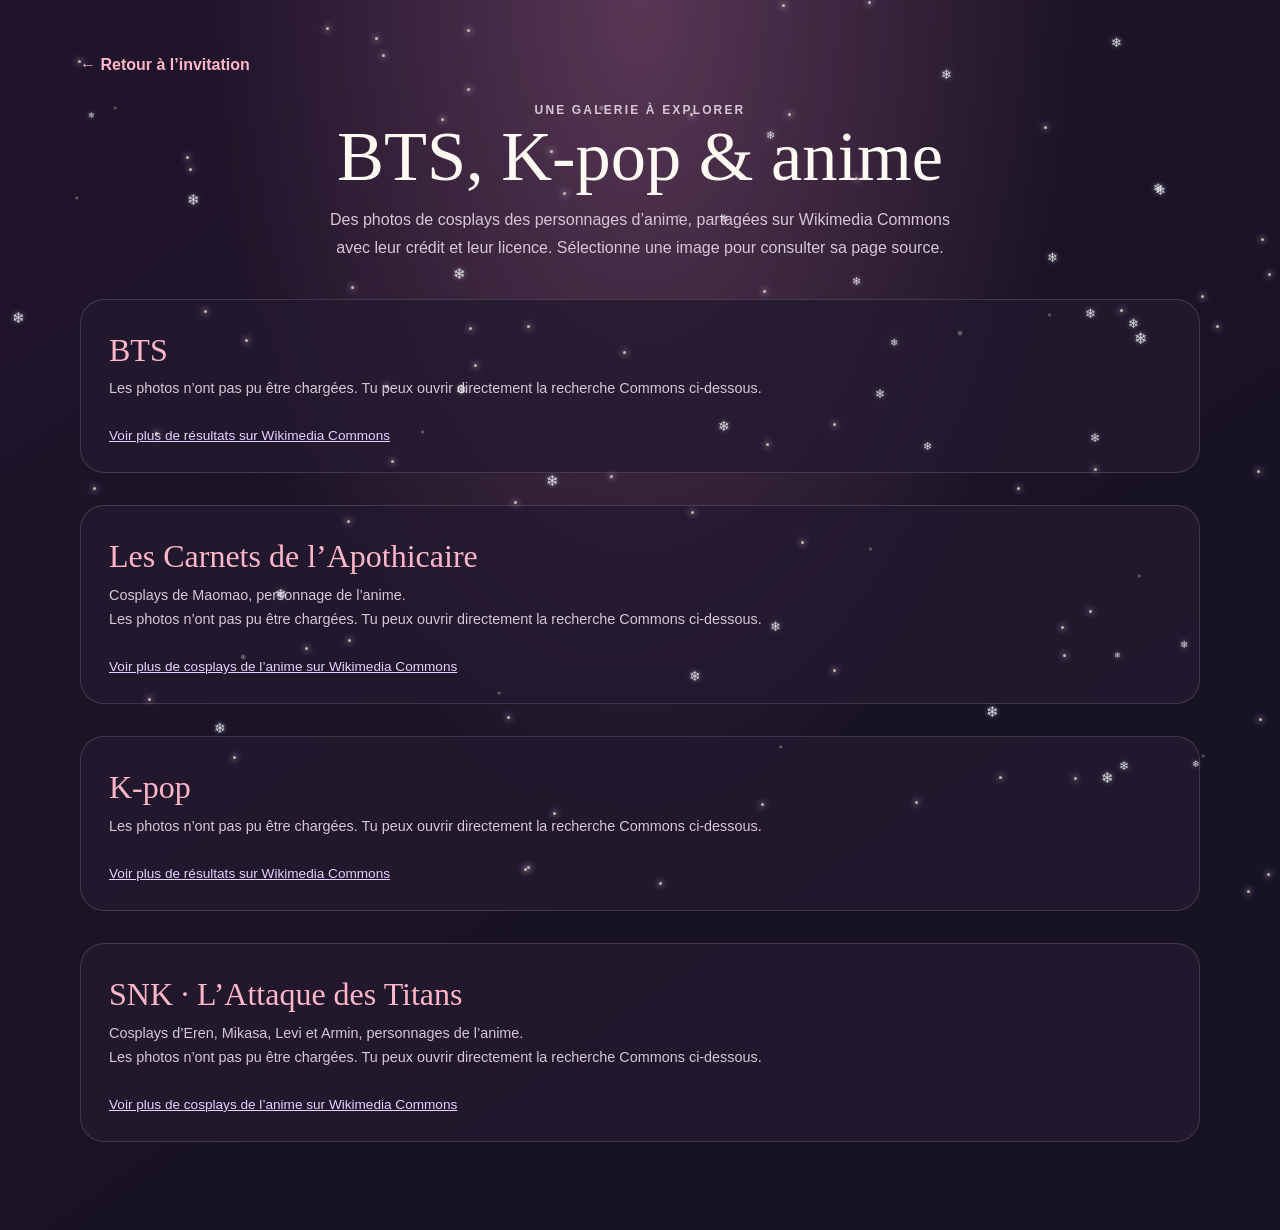
<file: gallery.html>
<!doctype html>
<html lang="fr">
  <head>
    <meta charset="utf-8">
    <meta name="viewport" content="width=device-width, initial-scale=1">
    <meta name="theme-color" content="#21142b">
    <meta
      name="description"
      content="Une galerie de photos BTS, K-pop, Les Carnets de l’Apothicaire et SNK."
    >
    <title>Galerie K-pop et anime</title>
    <link rel="stylesheet" href="style.css?v=11">
    <script src="starfield.js?v=3" defer></script>
    <script src="gallery.js?v=3" defer></script>
  </head>
  <body>
    <div class="starfield" data-starfield aria-hidden="true"></div>
    <main class="gallery-page">
      <div class="gallery-shell">
        <a class="gallery-back" href="index.html">← Retour à l’invitation</a>
        <header class="gallery-heading">
          <p class="eyebrow">Une galerie à explorer</p>
          <h1>BTS, K-pop &amp; anime</h1>
          <p>
            Des photos de cosplays des personnages d’anime, partagées sur
            Wikimedia Commons avec leur crédit et leur licence. Sélectionne
            une image pour consulter sa page source.
          </p>
        </header>

        <section class="gallery-category" data-query="BTS South Korean band" aria-labelledby="gallery-bts">
          <h2 id="gallery-bts">BTS</h2>
          <p class="gallery-status" data-status role="status">Chargement des images…</p>
          <div class="photo-grid" data-photo-grid></div>
          <a class="gallery-search" data-search-link target="_blank" rel="noopener noreferrer">
            Voir plus de résultats sur Wikimedia Commons
          </a>
        </section>

        <section class="gallery-category" data-query="Maomao anime cosplay" data-category-filter="Cosplay of Maomao" aria-labelledby="gallery-apothecary">
          <h2 id="gallery-apothecary">Les Carnets de l’Apothicaire</h2>
          <p class="gallery-description">Cosplays de Maomao, personnage de l’anime.</p>
          <p class="gallery-status" data-status role="status">Chargement des images…</p>
          <div class="photo-grid" data-photo-grid></div>
          <a class="gallery-search" data-search-link target="_blank" rel="noopener noreferrer">
            Voir plus de cosplays de l’anime sur Wikimedia Commons
          </a>
        </section>

        <section class="gallery-category" data-query="K-pop Korean pop music" aria-labelledby="gallery-kpop">
          <h2 id="gallery-kpop">K-pop</h2>
          <p class="gallery-status" data-status role="status">Chargement des images…</p>
          <div class="photo-grid" data-photo-grid></div>
          <a class="gallery-search" data-search-link target="_blank" rel="noopener noreferrer">
            Voir plus de résultats sur Wikimedia Commons
          </a>
        </section>

        <section class="gallery-category" data-query="Attack on Titan cosplay anime" data-category-filter="Cosplay of (Eren Yeager|Mikasa Ackerman|Levi Ackerman|Armin Arlert)" aria-labelledby="gallery-snk">
          <h2 id="gallery-snk">SNK · L’Attaque des Titans</h2>
          <p class="gallery-description">Cosplays d’Eren, Mikasa, Levi et Armin, personnages de l’anime.</p>
          <p class="gallery-status" data-status role="status">Chargement des images…</p>
          <div class="photo-grid" data-photo-grid></div>
          <a class="gallery-search" data-search-link target="_blank" rel="noopener noreferrer">
            Voir plus de cosplays de l’anime sur Wikimedia Commons
          </a>
        </section>
      </div>
    </main>
  </body>
</html>
</file>
<file: style.css>
:root {
  color-scheme: dark;
  font-family: "Segoe UI", "Trebuchet MS", sans-serif;
  font-synthesis: none;
  text-rendering: optimizeLegibility;
  --ink: #fff9f3;
  --muted: #d7c6d8;
  --rose: #ffb6c8;
  --lilac: #d8c0ff;
  --plum: #21142b;
}

@keyframes star-fall {
  0% {
    opacity: 0;
    transform: translate3d(0, -4px, 0);
  }
  12% {
    opacity: 0.75;
  }
  50% {
    opacity: 0.3;
  }
  88% {
    opacity: 0.7;
  }
  100% {
    opacity: 0;
    transform: translate3d(var(--star-drift), 102vh, 0);
  }
}

@keyframes starfield-fallback-fall {
  to {
    transform: translateY(100vh);
  }
}

@keyframes snow-fall {
  0% {
    opacity: 0;
    transform: translate3d(0, -8vh, 0) rotate(0deg);
  }
  12% {
    opacity: 0.85;
  }
  88% {
    opacity: 0.75;
  }
  100% {
    opacity: 0;
    transform: translate3d(var(--snow-drift), 105vh, 0) rotate(360deg);
  }
}

@keyframes snowfield-fallback-fall {
  to {
    transform: translate3d(12px, 100vh, 0);
  }
}

@keyframes celebration-scene {
  0% {
    opacity: 1;
    transform: scale(0.65) rotate(-7deg);
  }
  15% {
    opacity: 1;
    transform: scale(1.08) rotate(2deg);
  }
  25%,
  76% {
    opacity: 1;
    transform: scale(1) rotate(0);
  }
  100% {
    opacity: 0;
    transform: scale(1.1) rotate(5deg);
  }
}

@keyframes no-twerk {
  0%,
  100% {
    transform: translateY(0) rotate(0);
  }
  30% {
    transform: translateY(-4px) rotate(5deg);
  }
  65% {
    transform: translateY(2px) rotate(-5deg);
  }
}

@keyframes running-step {
  to {
    transform: rotate(34deg) translateY(-2px);
  }
}

@keyframes runner-arm-swing {
  to {
    transform: rotate(34deg);
  }
}

@keyframes runner-leg-swing {
  to {
    transform: rotate(28deg);
  }
}

@keyframes dancer-bob {
  0%,
  100% {
    transform: translateY(4px) rotateY(-12deg) rotateZ(-3deg);
  }
  50% {
    transform: translateY(-8px) rotateY(14deg) rotateZ(4deg);
  }
}

@keyframes dancer-arm-left {
  0%,
  100% {
    transform: rotate(-28deg) translateZ(10px);
  }
  50% {
    transform: rotate(-94deg) translateZ(18px);
  }
}

@keyframes dancer-arm-right {
  0%,
  100% {
    transform: rotate(28deg) translateZ(10px);
  }
  50% {
    transform: rotate(94deg) translateZ(18px);
  }
}

@keyframes dancer-leg-left {
  0%,
  100% {
    transform: rotate(16deg) translateZ(8px);
  }
  50% {
    transform: rotate(-28deg) translateZ(14px);
  }
}

@keyframes dancer-leg-right {
  0%,
  100% {
    transform: rotate(-16deg) translateZ(8px);
  }
  50% {
    transform: rotate(28deg) translateZ(14px);
  }
}

@keyframes dancer-shadow {
  0%,
  100% {
    transform: scaleX(0.82);
    opacity: 0.28;
  }
  50% {
    transform: scaleX(1.08);
    opacity: 0.5;
  }
}

* {
  box-sizing: border-box;
}

body {
  min-width: 320px;
  min-height: 100vh;
  margin: 0;
  color: var(--ink);
  background:
    radial-gradient(ellipse at 50% 0%, #593754 0, transparent 48%),
    linear-gradient(145deg, #21142b, #171323 70%);
}

button {
  font: inherit;
}

.page {
  position: relative;
  display: grid;
  min-height: 100vh;
  place-items: center;
  overflow-x: clip;
  overflow-y: visible;
  padding: 48px 20px;
  isolation: isolate;
}

.starfield {
  position: fixed;
  z-index: 40;
  inset: 0;
  overflow: hidden;
  pointer-events: none;
}

.starfield::before,
.starfield::after {
  position: absolute;
  inset: 0;
  background-repeat: repeat-y;
  background-size: 100% 100vh;
  content: "";
  pointer-events: none;
}

.starfield::before {
  background-image:
    radial-gradient(2px 2px at 9% 12%, #fff4d6 55%, transparent 100%),
    radial-gradient(2px 2px at 24% 43%, #fff4d6 55%, transparent 100%),
    radial-gradient(2px 2px at 39% 77%, #fff4d6 55%, transparent 100%),
    radial-gradient(2px 2px at 53% 24%, #fff4d6 55%, transparent 100%),
    radial-gradient(2px 2px at 68% 61%, #fff4d6 55%, transparent 100%),
    radial-gradient(2px 2px at 82% 35%, #fff4d6 55%, transparent 100%),
    radial-gradient(2px 2px at 94% 84%, #fff4d6 55%, transparent 100%);
  opacity: 0.28;
  animation: starfield-fallback-fall 36s linear infinite;
}

.starfield::after {
  background-image:
    radial-gradient(2px 2px at 6% 22%, #ffffff 55%, transparent 100%),
    radial-gradient(3px 3px at 19% 73%, #ffffff 55%, transparent 100%),
    radial-gradient(2px 2px at 33% 48%, #ffffff 55%, transparent 100%),
    radial-gradient(3px 3px at 47% 12%, #ffffff 55%, transparent 100%),
    radial-gradient(2px 2px at 61% 83%, #ffffff 55%, transparent 100%),
    radial-gradient(3px 3px at 75% 37%, #ffffff 55%, transparent 100%),
    radial-gradient(2px 2px at 89% 64%, #ffffff 55%, transparent 100%);
  opacity: 0.28;
  animation: snowfield-fallback-fall 28s linear infinite;
}

.falling-star {
  position: absolute;
  top: var(--star-static-top, -4px);
  left: var(--star-left);
  width: 3px;
  height: 3px;
  border-radius: 50%;
  background: #fff4d6;
  box-shadow: 0 0 6px 1px #e6d5ffcc;
  opacity: 0.72;
  pointer-events: none;
  animation: star-fall var(--star-duration) linear var(--star-delay) infinite;
  will-change: transform, opacity;
}

.falling-snowflake {
  position: absolute;
  top: var(--snow-static-top, -8px);
  left: var(--snow-left);
  color: #fff;
  font-size: var(--snow-size);
  line-height: 1;
  opacity: 0.8;
  pointer-events: none;
  text-shadow: 0 0 5px #dceaffaa;
  animation: snow-fall var(--snow-duration) linear var(--snow-delay) infinite;
  will-change: transform, opacity;
}

.ambient {
  position: absolute;
  z-index: -1;
  width: 340px;
  aspect-ratio: 1;
  border-radius: 50%;
  filter: blur(2px);
  pointer-events: none;
}

.ambient-one {
  top: 5%;
  left: -180px;
  background: radial-gradient(circle, #dc7aa433, transparent 70%);
}

.ambient-two {
  right: -190px;
  bottom: 3%;
  background: radial-gradient(circle, #9973df35, transparent 70%);
}

.sparkles {
  position: absolute;
  inset: 5% 0 auto;
  color: #ffe6ad99;
  text-align: center;
  letter-spacing: 2rem;
  pointer-events: none;
}

.invitation {
  width: min(100%, 780px);
  padding: clamp(24px, 6vw, 56px);
  border: 1px solid #ffffff24;
  border-radius: 30px;
  background: linear-gradient(145deg, #35243ddf, #241a30ed);
  box-shadow: 0 28px 90px #09071180, inset 0 1px #ffffff18;
  text-align: center;
  backdrop-filter: blur(14px);
}

.eyebrow,
.question-kicker {
  color: var(--rose);
  font-size: 0.75rem;
  font-weight: 700;
  letter-spacing: 0.18em;
  text-transform: uppercase;
}

.eyebrow {
  margin: 0 0 14px;
}

h1 {
  margin: 0;
  font-family: Georgia, "Times New Roman", serif;
  font-size: clamp(2.4rem, 8vw, 4.4rem);
  font-weight: 500;
  line-height: 1.05;
}

.name {
  display: block;
  color: var(--rose);
  font-style: italic;
}

.title-sparkle {
  display: inline-block;
  color: #ffdf97;
  font-family: sans-serif;
  font-size: 1.1rem;
  vertical-align: top;
}

.birthday-message {
  max-width: 540px;
  margin: 20px auto 28px;
  color: var(--muted);
  font-size: clamp(0.98rem, 2.8vw, 1.1rem);
  line-height: 1.75;
}

.gallery {
  display: grid;
  grid-template-columns: 1.35fr 1fr 1fr;
  gap: 12px;
  height: 190px;
  margin: 0 auto 30px;
}

.photo-link {
  display: block;
  min-width: 0;
  height: 100%;
  border-radius: 18px;
}

.photo-link:focus-visible {
  outline: 3px solid #ffe6ad;
  outline-offset: 4px;
}

.photo {
  position: relative;
  min-width: 0;
  height: 100%;
  margin: 0;
  overflow: hidden;
  border: 1px solid #ffffff2c;
  border-radius: 18px;
  background: linear-gradient(145deg, #855477, #382d55 65%, #d58e9a);
}

.photo::after {
  position: absolute;
  inset: 30% 0 0;
  background: linear-gradient(transparent, #100c19c9);
  content: "";
  pointer-events: none;
}

.photo img {
  width: 100%;
  height: 100%;
  object-fit: cover;
}

.photo figcaption {
  position: absolute;
  z-index: 1;
  right: 8px;
  bottom: 10px;
  left: 8px;
  color: #fff8f1;
  font-size: 0.72rem;
  font-weight: 600;
  text-shadow: 0 1px 5px #000;
}

.question-card {
  padding: clamp(18px, 4vw, 28px);
  border: 1px solid #f8d7e72e;
  border-radius: 22px;
  background: #160f21a6;
}

.question-kicker {
  margin: 0 0 12px;
  letter-spacing: 0.08em;
}

.question-kicker span {
  font-size: 1.2rem;
}

h2 {
  max-width: 570px;
  margin: 0 auto;
  font-family: Georgia, "Times New Roman", serif;
  font-size: clamp(1.3rem, 4.4vw, 1.8rem);
  font-weight: 500;
  line-height: 1.4;
}

.date {
  color: var(--rose);
  font-style: italic;
}

.hint {
  margin: 12px 0 0;
  color: #cbbbd0;
  font-size: 0.85rem;
}

.choices {
  position: relative;
  display: flex;
  flex-wrap: wrap;
  gap: 12px;
  min-height: 132px;
  align-items: center;
  justify-content: center;
  margin: 8px auto 0;
  touch-action: manipulation;
}

.button {
  min-height: 48px;
  border: 0;
  border-radius: 999px;
  cursor: pointer;
  font-size: 0.95rem;
  font-weight: 700;
  -webkit-tap-highlight-color: transparent;
}

.button-yes {
  position: relative;
  z-index: 1;
  padding: 0 22px;
  color: #301b2c;
  background: linear-gradient(110deg, #ffd0d5, #ffb5c7 58%, #e5c4ff);
  box-shadow: 0 5px 22px #ef8daf3d;
}

.button-yes:hover {
  box-shadow: 0 8px 26px #ef8daf66;
}

.button-yes span {
  margin-left: 5px;
}

.button-no {
  position: relative;
  overflow: visible;
  padding: 0 22px;
  color: var(--ink);
  border: 1px solid #ffffff49;
  background: #ffffff12;
}

.button-no.is-running {
  position: absolute;
  z-index: 2;
  transition:
    left 360ms cubic-bezier(0.12, 0.78, 0.28, 1),
    top 360ms cubic-bezier(0.12, 0.78, 0.28, 1);
}

.button-no.is-twerking {
  animation: no-twerk 520ms ease-out 1;
}

.no-runner {
  position: absolute;
  z-index: 3;
  top: calc(100% + 2px);
  left: 50%;
  width: 44px;
  height: 52px;
  visibility: hidden;
  opacity: 0;
  transform: translate(-50%, -4px);
  pointer-events: none;
  transition:
    opacity 180ms ease,
    transform 180ms ease,
    visibility 0s linear 180ms;
}

.no-runner.is-visible {
  visibility: visible;
  opacity: 1;
  transform: translate(-50%, 0);
  transition-delay: 0s;
}

.runner-head {
  position: absolute;
  top: 0;
  left: 15px;
  width: 14px;
  height: 14px;
  border: 1px solid #68404f;
  border-radius: 50%;
  background: #ffc9a9;
  box-shadow: inset 0 3px #56344d;
}

.runner-torso {
  position: absolute;
  top: 13px;
  left: 12px;
  width: 20px;
  height: 17px;
  border: 1px solid #ffe4ef;
  border-radius: 8px 8px 5px 5px;
  background: linear-gradient(135deg, #ffb6c8, #a777c5);
}

.runner-arm,
.runner-leg {
  position: absolute;
  width: 4px;
  border-radius: 4px;
  transform-origin: top center;
  animation: runner-arm-swing 160ms ease-in-out infinite alternate;
}

.runner-arm {
  top: 15px;
  height: 14px;
  background: #ffc9a9;
}

.runner-arm-left {
  left: 9px;
  transform: rotate(28deg);
}

.runner-arm-right {
  right: 9px;
  transform: rotate(-28deg);
  animation-direction: alternate-reverse;
}

.runner-leg {
  top: 28px;
  height: 18px;
  background: #d7c6d8;
  animation-name: runner-leg-swing;
}

.runner-leg::after {
  position: absolute;
  right: -3px;
  bottom: 0;
  width: 7px;
  height: 3px;
  border-radius: 4px;
  background: var(--ink);
  content: "";
}

.runner-leg-left {
  left: 16px;
}

.runner-leg-right {
  left: 25px;
  animation-direction: alternate-reverse;
}

.button-no:hover {
  background: #ffffff20;
}

.button-no:focus-visible,
.button-yes:focus-visible {
  outline: 3px solid #ffe6ad;
  outline-offset: 4px;
}

.celebration-overlay {
  position: fixed;
  z-index: 30;
  inset: 0;
  display: grid;
  place-items: center;
  padding: 24px;
  background:
    radial-gradient(circle at 50% 45%, #6f416dcc, #180f24e8 70%),
    #180f24c9;
  opacity: 0;
  pointer-events: none;
  transition: opacity 450ms ease;
}

.celebration-overlay[hidden] {
  display: none;
}

.celebration-overlay.is-visible {
  opacity: 1;
}

.celebration-scene {
  width: min(440px, 100%);
  padding: clamp(24px, 7vw, 48px);
  border: 1px solid #ffffff45;
  border-radius: 28px;
  background: linear-gradient(145deg, #432c50ed, #21172eeb);
  box-shadow: 0 24px 80px #080610a6, inset 0 1px #ffffff30;
  text-align: center;
  opacity: 1;
}

.dance-stage {
  position: relative;
  width: 180px;
  height: 170px;
  margin: 0 auto 6px;
  perspective: 700px;
}

.dance-figure {
  position: absolute;
  inset: 0;
  transform-style: preserve-3d;
  animation: dancer-bob 760ms ease-in-out infinite;
}

.dance-head {
  position: absolute;
  z-index: 4;
  top: 2px;
  left: 67px;
  width: 46px;
  height: 46px;
  border: 2px solid #fff0d4;
  border-radius: 50%;
  background: radial-gradient(circle at 32% 28%, #fff0d4 0 6%, #ffc9a9 34%, #b97879 100%);
  box-shadow: inset -7px -5px 0 #7b445e40, 0 7px 15px #100a1d70;
  transform: translateZ(18px);
}

.dance-head::before,
.dance-head::after {
  position: absolute;
  content: "";
}

.dance-head::before {
  top: -3px;
  left: 0;
  width: 43px;
  height: 21px;
  border-radius: 50% 50% 35% 35%;
  background: linear-gradient(140deg, #34233d, #714566);
}

.dance-head::after {
  top: 22px;
  left: 13px;
  width: 4px;
  height: 4px;
  border-radius: 50%;
  background: #422939;
  box-shadow: 13px 0 #422939;
}

.dance-torso {
  position: absolute;
  z-index: 2;
  top: 44px;
  left: 61px;
  width: 58px;
  height: 54px;
  border: 2px solid #fff0e8;
  border-radius: 20px 20px 15px 15px;
  background: linear-gradient(135deg, #ffd0d5, #e4a9d2 52%, #a777c5);
  box-shadow: inset -8px -4px 0 #60406c35, 0 8px 18px #100a1d55;
  transform: translateZ(9px);
}

.dance-arm,
.dance-leg {
  position: absolute;
  border: 1px solid #fff0d4;
  border-radius: 999px;
  transform-style: preserve-3d;
  transform-origin: 50% 9px;
}

.dance-arm {
  z-index: 1;
  top: 49px;
  width: 17px;
  height: 58px;
  background: linear-gradient(90deg, #b97879, #ffc9a9 48%, #ffe0c4);
}

.dance-arm-left {
  left: 48px;
  animation: dancer-arm-left 760ms ease-in-out infinite;
}

.dance-arm-right {
  right: 48px;
  animation: dancer-arm-right 760ms ease-in-out infinite;
}

.dance-hand {
  position: absolute;
  bottom: -5px;
  left: 2px;
  width: 13px;
  height: 13px;
  border-radius: 50%;
  background: #ffc9a9;
  box-shadow: inset -2px -2px 0 #b9787940;
}

.dance-leg {
  z-index: 1;
  top: 91px;
  width: 21px;
  height: 48px;
  background: linear-gradient(90deg, #55385e, #a777c5 55%, #d7c6d8);
}

.dance-leg-left {
  left: 66px;
  animation: dancer-leg-left 760ms ease-in-out infinite;
}

.dance-leg-right {
  left: 93px;
  animation: dancer-leg-right 760ms ease-in-out infinite;
}

.dance-foot {
  position: absolute;
  right: -5px;
  bottom: -3px;
  width: 28px;
  height: 11px;
  border-radius: 8px 9px 5px 5px;
  background: linear-gradient(90deg, #fff2db, #e8c9ff);
}

.dance-shadow {
  position: absolute;
  right: 34px;
  bottom: 11px;
  left: 34px;
  height: 14px;
  border-radius: 50%;
  background: #100a1d;
  filter: blur(5px);
  animation: dancer-shadow 760ms ease-in-out infinite;
}

.celebration-scene.is-animating {
  animation: celebration-scene 1.8s ease-in-out both;
}

.celebration-icon {
  display: block;
  font-size: clamp(2.5rem, 12vw, 4rem);
  line-height: 1;
  filter: drop-shadow(0 0 24px #ffd0d588);
}

.celebration-message {
  margin: 20px 0 0;
  color: #fff0c8;
  font-family: Georgia, "Times New Roman", serif;
  font-size: clamp(1.35rem, 5vw, 2rem);
}

.reply {
  margin: 12px 0 0;
  color: #ffe0ad;
  font-weight: 600;
  line-height: 1.5;
}

.signoff {
  margin: 24px 0 0;
  color: #cbbbd0;
  font-size: 0.8rem;
}

.music-player {
  width: min(100%, 440px);
  margin: 18px auto 26px;
}

.music-player-caption {
  display: flex;
  align-items: center;
  justify-content: center;
  gap: 9px;
  margin: 0 0 10px;
  color: var(--muted);
  font-size: 0.85rem;
  font-weight: 700;
}

.music-player-note {
  display: grid;
  width: 30px;
  height: 30px;
  place-items: center;
  border: 1px solid #ffffff38;
  border-radius: 50%;
  background: #ffffff10;
  color: #ffe6ad;
  font-size: 1.1rem;
}

.music-player iframe {
  display: block;
  width: 100%;
  min-height: 200px;
  aspect-ratio: 16 / 9;
  height: auto;
  border: 0;
  border-radius: 16px;
  background: #171323;
  box-shadow: 0 12px 30px #09071170;
}

.music-player-fallback {
  display: inline-block;
  margin-top: 8px;
  color: #e7d2ff;
  font-size: 0.76rem;
}

@media (max-width: 560px) {
  .page {
    padding: 24px 12px;
  }

  .invitation {
    padding: 28px 18px;
    border-radius: 24px;
  }

  .gallery {
    grid-template-columns: 1.2fr 1fr;
    height: 150px;
    gap: 9px;
    margin-bottom: 22px;
  }

  .photo-link-last {
    display: none;
  }

  .choices {
    min-height: 120px;
  }

  .button {
    min-height: 44px;
    font-size: 0.86rem;
  }

  .button-yes {
    padding: 0 15px;
  }

  .button-no {
    padding: 0 17px;
  }

}

@media (prefers-reduced-motion: reduce) {
  .falling-star,
  .falling-snowflake,
  .starfield::before,
  .starfield::after,
  .button-no.is-twerking,
  .runner-arm,
  .runner-leg,
  .dance-figure,
  .dance-arm,
  .dance-leg,
  .dance-shadow,
  .celebration-scene.is-animating {
    animation: none;
    opacity: 0.65;
  }

  .button-no.is-running,
  .no-runner,
  .celebration-overlay {
    transition: none;
  }
}

.gallery-page {
  min-height: 100vh;
  padding: clamp(24px, 5vw, 56px) 20px;
}

.gallery-shell {
  width: min(1120px, 100%);
  margin: 0 auto;
}

.gallery-back {
  display: inline-block;
  margin-bottom: 26px;
  color: var(--rose);
  font-weight: 700;
  text-decoration: none;
}

.gallery-back:hover {
  text-decoration: underline;
}

.gallery-heading {
  margin-bottom: 38px;
  text-align: center;
}

.gallery-heading h1 {
  margin-bottom: 12px;
}

.gallery-heading p {
  max-width: 640px;
  margin: 0 auto;
  color: var(--muted);
  line-height: 1.7;
}

.gallery-category {
  margin: 0 0 32px;
  padding: clamp(18px, 3vw, 28px);
  border: 1px solid #ffffff24;
  border-radius: 24px;
  background: #241a30c9;
}

.gallery-category h2 {
  margin: 0;
  color: var(--rose);
  font-family: Georgia, "Times New Roman", serif;
  font-size: clamp(1.5rem, 4vw, 2rem);
}

.gallery-description {
  margin: 8px 0;
  color: var(--muted);
  font-size: 0.9rem;
}

.gallery-status {
  margin: 8px 0 16px;
  color: var(--muted);
  font-size: 0.9rem;
}

.photo-grid {
  display: grid;
  grid-template-columns: repeat(auto-fill, minmax(190px, 1fr));
  gap: 14px;
}

.gallery-card {
  overflow: hidden;
  border: 1px solid #ffffff24;
  border-radius: 14px;
  background: #171323;
  color: var(--ink);
  text-decoration: none;
}

.gallery-card:hover,
.gallery-card:focus-visible {
  border-color: #ffb6c8aa;
}

.gallery-card img {
  display: block;
  width: 100%;
  aspect-ratio: 4 / 3;
  object-fit: cover;
  background: #382d55;
}

.gallery-card figcaption {
  min-height: 68px;
  padding: 10px 12px;
  font-size: 0.76rem;
  line-height: 1.45;
}

.gallery-search {
  display: inline-block;
  margin-top: 16px;
  color: #e7d2ff;
  font-size: 0.85rem;
}

@media (max-width: 560px) {
  .gallery-page {
    padding: 24px 12px;
  }

  .photo-grid {
    grid-template-columns: repeat(2, minmax(0, 1fr));
    gap: 9px;
  }
}
</file>
